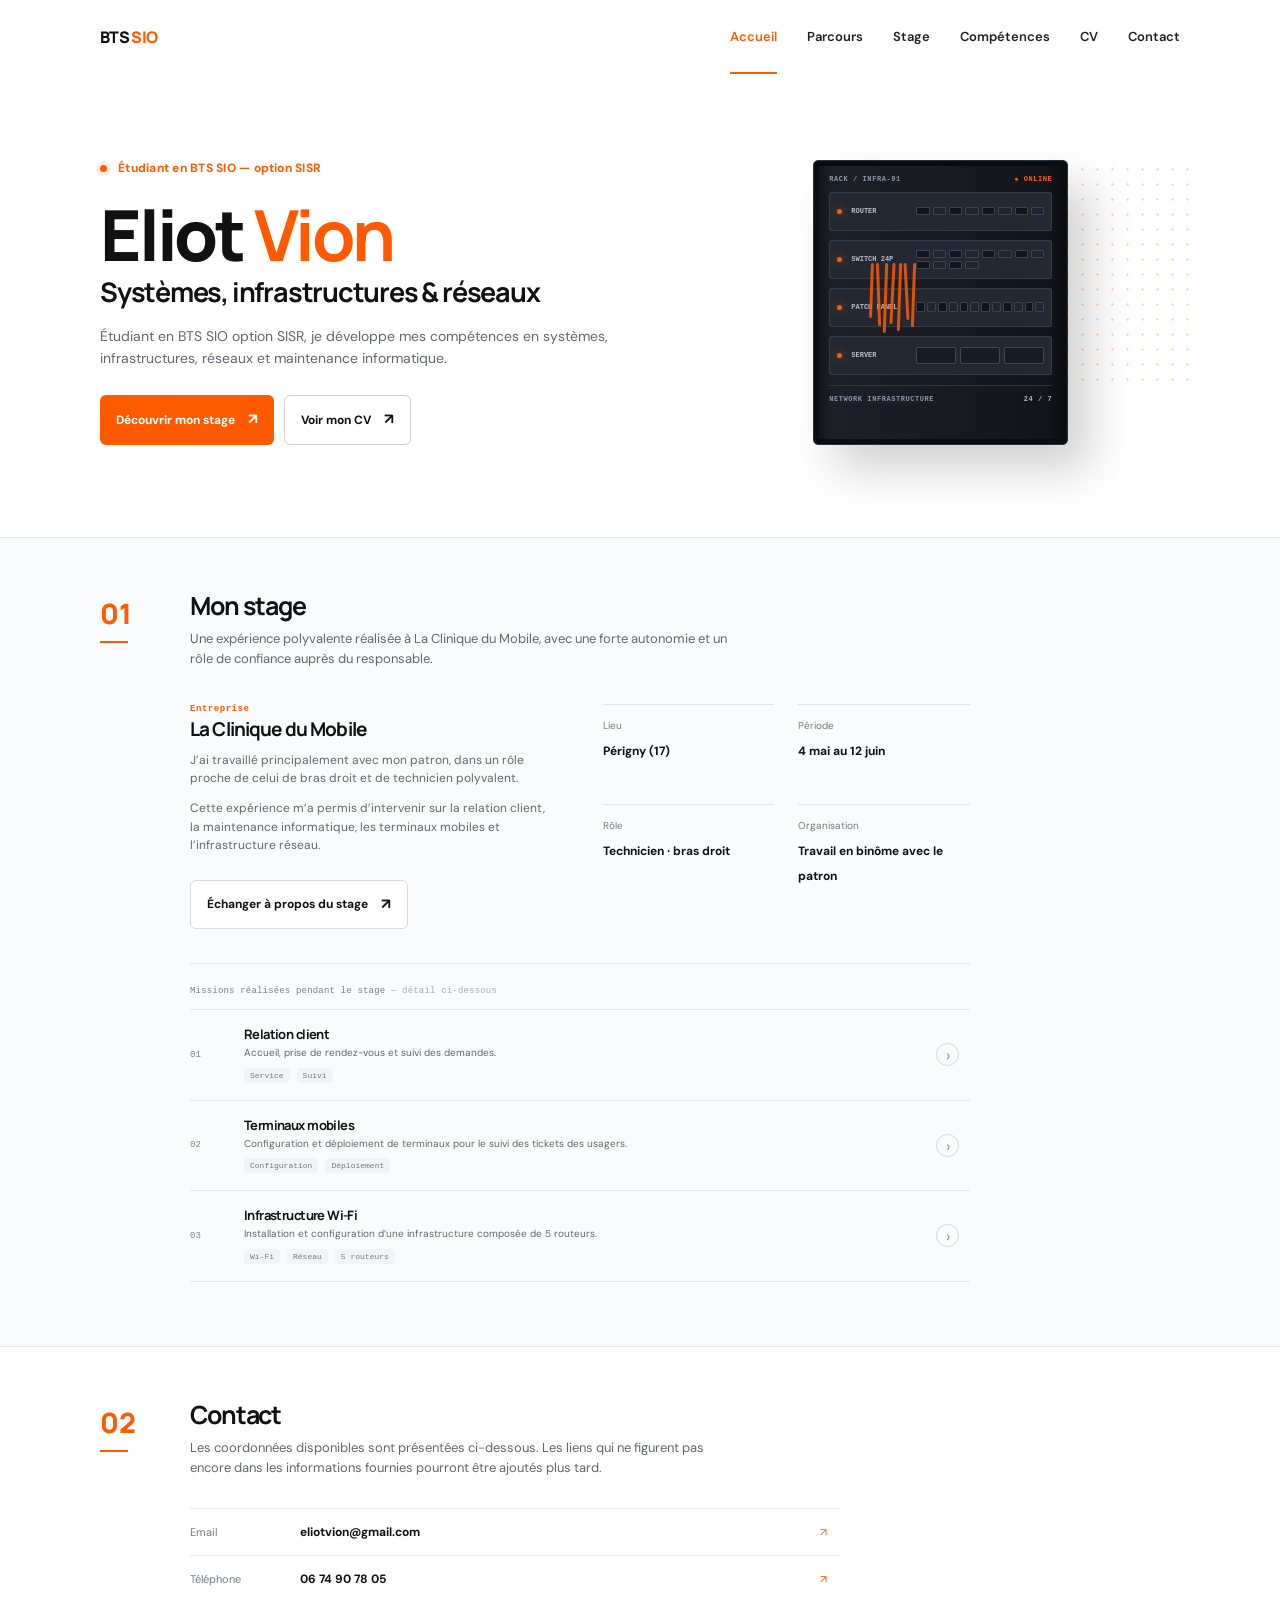
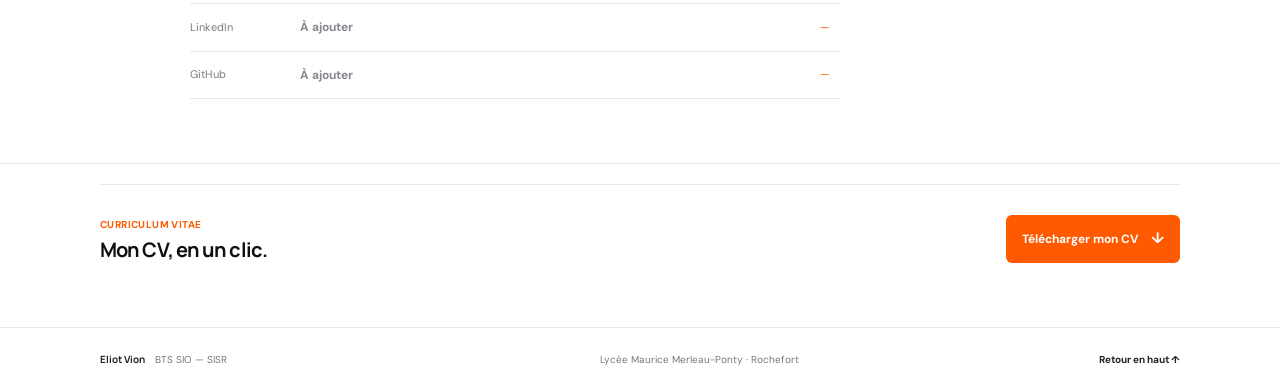
<file: index.html>
<!doctype html>
<html lang="fr">
<head>
  <meta charset="utf-8">
  <meta name="viewport" content="width=device-width, initial-scale=1">
  <meta name="theme-color" content="#ff5a00">
  <meta name="description" content="Portfolio d'Eliot Vion — étudiant en BTS SIO option SISR.">
  <title>Eliot Vion — BTS SIO SISR</title>
  <link rel="stylesheet" href="styles.css">
</head>
<body>
  <header class="site-header" id="accueil">
    <nav class="nav container" aria-label="Navigation principale">
      <a class="brand" href="#accueil">BTS <span>SIO</span></a>
      <button class="menu-toggle" type="button" aria-expanded="false" aria-controls="main-menu">Menu</button>
      <div class="nav-links" id="main-menu">
        <a class="active" href="#accueil">Accueil</a>
        <a href="#parcours">Parcours</a>
        <a href="#stage">Stage</a>
        <a href="#competences">Compétences</a>
        <a href="#cv">CV</a>
        <a href="#contact">Contact</a>
      </div>
    </nav>
  </header>

  <main>
    <section class="hero container reveal">
      <div class="hero-copy">
        <p class="eyebrow"><span></span> Étudiant en BTS SIO — option SISR</p>
        <h1>Eliot <strong>Vion</strong></h1>
        <h2>Systèmes, infrastructures &amp; réseaux</h2>
        <p class="lead">Étudiant en BTS SIO option SISR, je développe mes compétences en systèmes, infrastructures, réseaux et maintenance informatique.</p>
        <div class="hero-actions">
          <a class="btn btn-primary" href="#stage">Découvrir mon stage <span>↗</span></a>
          <a class="btn btn-outline" href="#cv">Voir mon CV <span>↗</span></a>
        </div>
      </div>

      <div class="hero-visual" aria-label="Illustration d’une baie réseau">
        <div class="dot-grid"></div>
        <div class="rack-scene">
          <div class="rack-glow"></div>
          <div class="network-rack">
            <div class="rack-top"><span>RACK / INFRA-01</span><b>● ONLINE</b></div>
            <div class="rack-unit"><span class="led"></span><strong>ROUTER</strong><div class="rack-ports"><i></i><i></i><i></i><i></i><i></i><i></i><i></i><i></i></div></div>
            <div class="rack-unit"><span class="led"></span><strong>SWITCH 24P</strong><div class="rack-ports"><i></i><i></i><i></i><i></i><i></i><i></i><i></i><i></i><i></i><i></i><i></i><i></i></div></div>
            <div class="rack-unit"><span class="led"></span><strong>PATCH PANEL</strong><div class="rack-ports patch"><i></i><i></i><i></i><i></i><i></i><i></i><i></i><i></i><i></i><i></i><i></i><i></i></div></div>
            <div class="rack-cables"><span></span><span></span><span></span><span></span><span></span><span></span><span></span></div>
            <div class="rack-unit lower"><span class="led"></span><strong>SERVER</strong><div class="server-slots"><i></i><i></i><i></i></div></div>
            <div class="rack-foot"><span>NETWORK INFRASTRUCTURE</span><b>24 / 7</b></div>
          </div>
        </div>
      </div>
    </section>

    <section class="section stage-section" id="stage">
      <div class="container section-grid reveal">
        <div class="section-index">01<span></span></div>
        <div class="section-main">
          <div class="intro stage-intro">
            <h2>Mon stage</h2>
            <p>Une expérience polyvalente réalisée à La Clinique du Mobile, avec une forte autonomie et un rôle de confiance auprès du responsable.</p>
          </div>

          <div class="stage-top">
            <div class="stage-copy">
              <p class="label">Entreprise</p>
              <h3>La Clinique du Mobile</h3>
              <p>J’ai travaillé principalement avec mon patron, dans un rôle proche de celui de bras droit et de technicien polyvalent.</p>
              <p>Cette expérience m’a permis d’intervenir sur la relation client, la maintenance informatique, les terminaux mobiles et l’infrastructure réseau.</p>
              <a class="btn btn-small" href="#contact">Échanger à propos du stage <span>↗</span></a>
            </div>

            <div class="stage-info">
              <div><span>Lieu</span><strong>Périgny (17)</strong></div>
              <div><span>Période</span><strong>4 mai au 12 juin</strong></div>
              <div><span>Rôle</span><strong>Technicien · bras droit</strong></div>
              <div><span>Organisation</span><strong>Travail en binôme avec le patron</strong></div>
            </div>
          </div>

          <div class="missions-head">Missions réalisées pendant le stage <span>— détail ci-dessous</span></div>
          <div class="mission-list">
            <a class="mission-row" href="mission.html?id=relation-client">
              <span class="mission-no">01</span>
              <div><h3>Relation client</h3><p>Accueil, prise de rendez-vous et suivi des demandes.</p><div class="mini-tags"><span>Service</span><span>Suivi</span></div></div>
              <span class="arrow">›</span>
            </a>
            </a>
            <a class="mission-row" href="mission.html?id=terminaux-mobiles">
              <span class="mission-no">02</span>
              <div><h3>Terminaux mobiles</h3><p>Configuration et déploiement de terminaux pour le suivi des tickets des usagers.</p><div class="mini-tags"><span>Configuration</span><span>Déploiement</span></div></div>
              <span class="arrow">›</span>
            </a>
            <a class="mission-row" href="mission.html?id=wifi">
              <span class="mission-no">03</span>
              <div><h3>Infrastructure Wi‑Fi</h3><p>Installation et configuration d’une infrastructure composée de 5 routeurs.</p><div class="mini-tags"><span>Wi‑Fi</span><span>Réseau</span><span>5 routeurs</span></div></div>
              <span class="arrow">›</span>
            </a>
          </div>
        </div>
      </div>
    </section>

    <section class="section contact-section" id="contact">
      <div class="container section-grid reveal">
        <div class="section-index">02<span></span></div>
        <div class="section-main">
          <div class="intro"><h2>Contact</h2><p>Les coordonnées disponibles sont présentées ci-dessous. Les liens qui ne figurent pas encore dans les informations fournies pourront être ajoutés plus tard.</p></div>
          <div class="contact-list">
            <a href="mailto:eliotvion@gmail.com"><span>Email</span><strong>eliotvion@gmail.com</strong><i>↗</i></a>
            <a href="tel:+33674907805"><span>Téléphone</span><strong>06 74 90 78 05</strong><i>↗</i></a>
            <div><span>LinkedIn</span><strong>À ajouter</strong><i>—</i></div>
            <div><span>GitHub</span><strong>À ajouter</strong><i>—</i></div>
          </div>
        </div>
      </div>
    </section>

    <section class="section cv-section" id="cv">
      <div class="container cv-card reveal">
        <div><p class="kicker">Curriculum vitae</p><h2>Mon CV, en un clic.</h2></div>
        <a class="btn btn-primary" href="assets/cv-eliot-vion.pdf" download>Télécharger mon CV <span>↓</span></a>
      </div>
    </section>
  </main>

  <footer class="footer">
    <div class="container footer-inner">
      <div><strong>Eliot Vion</strong><span>BTS SIO — SISR</span></div>
      <span>Lycée Maurice Merleau-Ponty · Rochefort</span>
      <a href="#accueil">Retour en haut ↑</a>
    </div>
  </footer>
  <script src="script.js"></script>
</body>
</html>
</file>
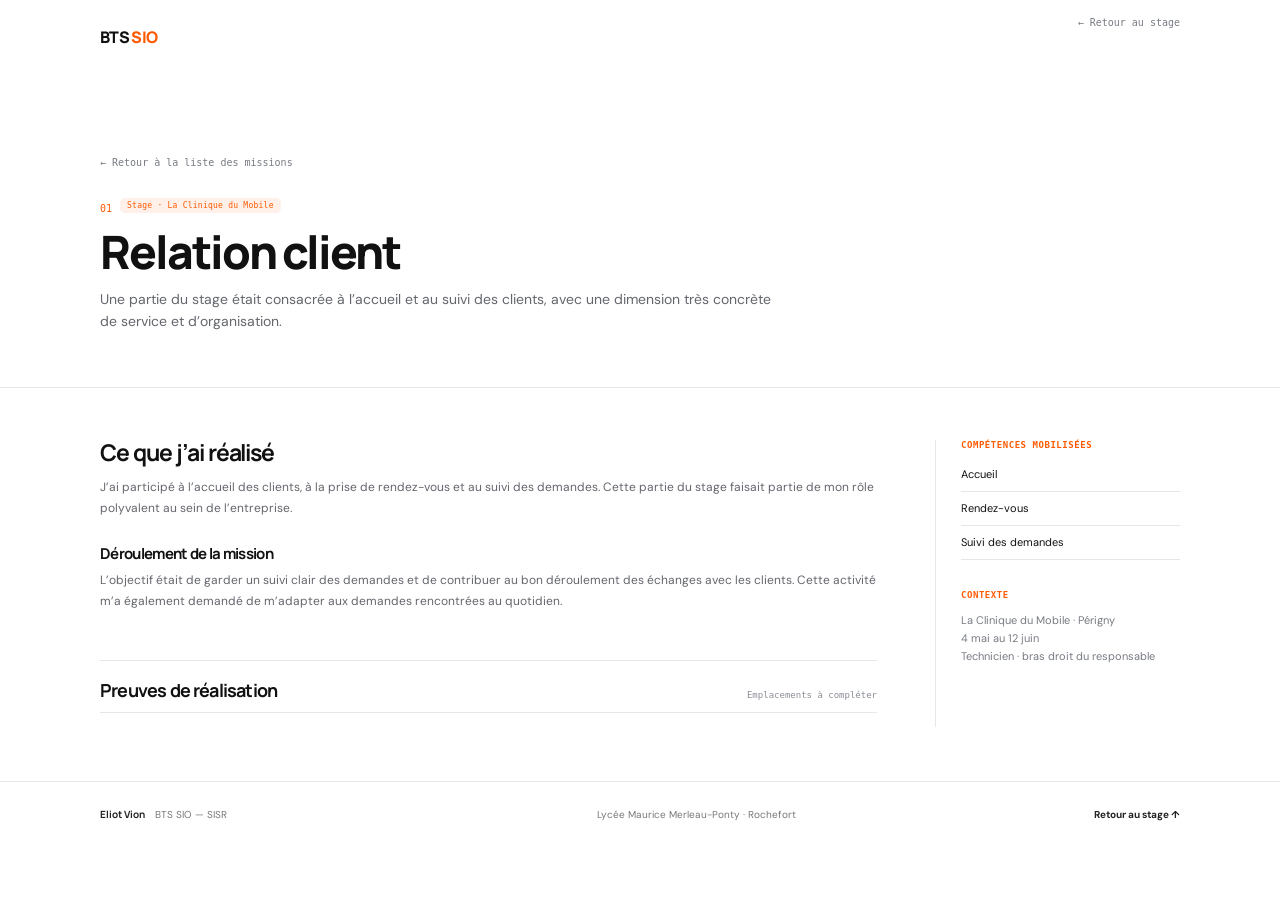
<file: mission.html>
<!doctype html>
<html lang="fr">
<head>
  <meta charset="utf-8">
  <meta name="viewport" content="width=device-width, initial-scale=1">
  <meta name="theme-color" content="#ff5a00">
  <meta name="description" content="Détail d'une mission réalisée pendant le stage d'Eliot Vion.">
  <title>Mission — Eliot Vion</title>
  <link rel="stylesheet" href="styles.css">
</head>
<body class="detail-page">
  <header class="site-header">
    <nav class="nav container" aria-label="Navigation principale">
      <a class="brand" href="index.html#accueil">BTS <span>SIO</span></a>
      <a class="back-link" href="index.html#stage">← Retour au stage</a>
    </nav>
  </header>

  <main id="mission-detail"></main>

  <footer class="footer detail-footer">
    <div class="container footer-inner">
      <div><strong>Eliot Vion</strong><span>BTS SIO — SISR</span></div>
      <span>Lycée Maurice Merleau-Ponty · Rochefort</span>
      <a href="index.html#stage">Retour au stage ↑</a>
    </div>
  </footer>
  <script src="mission.js"></script>
</body>
</html>
</file>
<file: styles.css>
@import url('https://fonts.googleapis.com/css2?family=DM+Sans:wght@400;500;600;700&family=Manrope:wght@600;700;800&display=swap');
:root{--orange:#ff5a00;--orange-dark:#df4900;--ink:#111;--muted:#64666d;--line:#e6e7e8;--soft:#f6f7f8;--green:#159c67;--container:1080px}
*{box-sizing:border-box}html{scroll-behavior:smooth}body{margin:0;background:#fff;color:var(--ink);font-family:'DM Sans',Arial,sans-serif;line-height:1.55}a{text-decoration:none;color:inherit}.container{width:min(calc(100% - 44px),var(--container));margin:auto}.site-header{position:sticky;top:0;z-index:30;background:rgba(255,255,255,.96);border-bottom:1px solid transparent;transition:.25s}.site-header.scrolled{border-color:var(--line);box-shadow:0 5px 18px rgba(0,0,0,.035)}.nav{height:74px;display:flex;align-items:center;justify-content:space-between}.brand{font-family:Manrope;font-weight:800;font-size:16px;letter-spacing:-.04em}.brand span{color:var(--orange)}.nav-links{display:flex;gap:30px;height:100%;align-items:center;font-size:13px;font-weight:600}.nav-links a{height:100%;display:flex;align-items:center;position:relative;color:#202124}.nav-links a:after{content:"";position:absolute;left:0;right:0;bottom:0;height:2px;background:var(--orange);transform:scaleX(0);transition:.2s}.nav-links a:hover,.nav-links a.active{color:var(--orange)}.nav-links a:hover:after,.nav-links a.active:after{transform:scaleX(1)}.menu-toggle{display:none;border:1px solid var(--line);background:#fff;border-radius:6px;padding:7px 10px;font-size:12px;font-weight:700}
.hero{min-height:440px;display:grid;grid-template-columns:1fr .9fr;gap:70px;align-items:center;padding:62px 0 70px}.eyebrow{margin:0;color:var(--orange);font-size:12px;font-weight:700;letter-spacing:.02em}.eyebrow span{display:inline-block;width:7px;height:7px;border-radius:50%;background:var(--orange);margin-right:8px;box-shadow:0 0 0 4px rgba(255,90,0,.1)}h1,h2,h3{font-family:Manrope;line-height:1.08;letter-spacing:-.045em}h1{font-size:clamp(48px,5.5vw,72px);margin:18px 0 5px;font-weight:800}h1 strong{color:var(--orange)}.hero h2{font-size:27px;margin:0 0 20px}.lead{max-width:555px;color:var(--muted);font-size:14px;margin:0 0 26px}.hero-actions{display:flex;gap:10px}.btn{display:inline-flex;align-items:center;justify-content:center;gap:13px;border-radius:6px;padding:12px 16px;font-size:12px;font-weight:700;transition:transform .2s,background .2s,border-color .2s,color .2s}.btn span{font-size:15px}.btn-primary{background:var(--orange);color:#fff}.btn-primary:hover{background:var(--orange-dark);transform:translateY(-1px)}.btn-outline{border:1px solid #cfd2d5}.btn-outline:hover{border-color:var(--orange);color:var(--orange);transform:translateY(-1px)}.btn-small{margin-top:14px;border:1px solid #d6d8da;background:#fff}.btn-small:hover{border-color:var(--orange);color:var(--orange)}
.hero-visual{min-height:300px;position:relative;display:flex;align-items:center;justify-content:center}.dot-grid{position:absolute;width:300px;height:220px;right:-15px;top:25px;background-image:radial-gradient(rgba(255,90,0,.24) 1.2px,transparent 1.2px);background-size:15px 15px;mask-image:linear-gradient(90deg,transparent,black 30%,black)}.network-card{position:relative;width:310px;background:#171a21;color:#fff;border-radius:10px;padding:15px;box-shadow:0 18px 35px rgba(0,0,0,.12);z-index:2}.network-head,.network-foot{display:flex;justify-content:space-between;align-items:center;font:700 8px monospace;letter-spacing:.08em;color:#aab0bd}.network-head b,.network-foot b{color:#20a975;font-size:7px}.switch-line{display:grid;grid-template-columns:repeat(12,1fr);gap:5px;margin-top:15px}.switch-line.second{margin-top:6px}.port{height:22px;border-radius:2px;background:#2b3140}.port.on{background:#1b9d70}.network-foot{margin-top:17px;padding-top:10px;border-top:1px solid #2d3340;letter-spacing:.02em}
.section{border-top:1px solid var(--line);padding:54px 0 64px}.section-grid{display:grid;grid-template-columns:52px 1fr;gap:38px}.section-index{font:800 28px Manrope;color:var(--orange);padding-top:2px}.section-index span{display:block;width:28px;height:2px;background:var(--orange);margin-top:9px}.section-main{max-width:780px}.intro{max-width:550px;margin-bottom:30px}.intro h2{font-size:25px;margin:0 0 10px}.intro p{font-size:13px;color:var(--muted);margin:0}.school-timeline{position:relative;padding-left:45px}.school-timeline:before{content:"";position:absolute;left:7px;top:8px;bottom:17px;width:1px;background:#d9dcdf}.school-item{position:relative;min-height:104px}.school-marker{position:absolute;left:-45px;top:3px;width:16px;height:16px;border:1px solid #cfd2d5;border-radius:50%;background:#fff;display:grid;place-items:center}.school-marker span{width:6px;height:6px;border-radius:50%;background:#c8cbd0}.school-item.current .school-marker{border-color:var(--orange)}.school-item.current .school-marker span{background:var(--orange)}.school-content{padding-bottom:28px}.status{display:inline-block;padding:3px 7px;border-radius:5px;background:#f2f3f4;color:#7a7d83;font:500 8px monospace;letter-spacing:.03em;margin-bottom:5px}.current-status{background:#fff0e9;color:var(--orange)}.school-content h3{font-size:15px;margin:0 0 4px}.school-content p{font-size:12px;font-weight:600;margin:0 0 2px}.school-content small{font-size:11px;color:var(--muted)}
.stage-section{background:#fafbfc}.stage-intro{margin-bottom:35px}.stage-top{display:grid;grid-template-columns:1fr 1fr;gap:45px;padding-bottom:34px;border-bottom:1px solid var(--line)}.stage-copy h3{font-size:19px;margin:5px 0 11px}.stage-copy p:not(.label){font-size:12px;color:var(--muted);margin:0 0 11px}.label{font:700 9px monospace;color:var(--orange);letter-spacing:.06em;margin:0}.stage-info{display:grid;grid-template-columns:1fr 1fr;gap:0 24px}.stage-info div{border-top:1px solid #e1e3e5;padding:13px 0 15px}.stage-info span{display:block;color:#777b82;font-size:10px;margin-bottom:4px}.stage-info strong{font-size:12px}.missions-head{padding:22px 0 13px;font:500 9px monospace;color:#7b7e84;letter-spacing:.02em;border-bottom:1px solid var(--line)}.missions-head span{color:#aaa}.mission-list{border-bottom:1px solid var(--line)}.mission-row{display:grid;grid-template-columns:42px 1fr 34px;gap:12px;align-items:center;padding:17px 0;border-bottom:1px solid var(--line)}.mission-row:last-child{border-bottom:0}.mission-no{font:500 9px monospace;color:#7c8087}.mission-row h3{font-size:13px;margin:0 0 4px}.mission-row p{font-size:10px;color:var(--muted);margin:0}.arrow{width:23px;height:23px;border:1px solid #d2d6da;border-radius:50%;display:grid;place-items:center;color:#8b8f95;font-size:16px}.mini-tags{display:flex;gap:7px;margin-top:7px}.mini-tags span{font:500 8px monospace;color:#73777d;background:#f2f3f4;border-radius:4px;padding:3px 6px}
.skill-list{border-top:1px solid var(--line)}.skill-row{display:grid;grid-template-columns:38px 1fr 250px;align-items:center;gap:15px;padding:16px 0;border-bottom:1px solid var(--line)}.skill-row>span{font:500 9px monospace;color:#888}.skill-row h3{font-size:14px;margin:0}.tags{display:flex;justify-content:flex-end;gap:6px;flex-wrap:wrap}.tags b{font-size:9px;font-weight:600;border:1px solid #dddfe1;border-radius:4px;padding:4px 7px;color:#60636a}.light-section{background:#fafbfc}.placeholder{border:1px dashed #d2d5d8;background:#fff;padding:25px;display:grid;grid-template-columns:48px 1fr;gap:20px;align-items:center}.placeholder-number{width:42px;height:42px;border-radius:50%;background:#fff0e9;color:var(--orange);display:grid;place-items:center;font-size:23px}.placeholder h3{font-size:15px;margin:6px 0}.placeholder p{font-size:11px;color:var(--muted);margin:0}.watch-list{border-top:1px solid var(--line)}.watch-list article{display:grid;grid-template-columns:40px 1fr;gap:12px;padding:18px 0;border-bottom:1px solid var(--line)}.watch-list article>span{font:500 9px monospace;color:var(--orange)}.watch-list h3{font-size:14px;margin:0 0 4px}.watch-list p{font-size:11px;color:var(--muted);margin:0}.contact-list{border-top:1px solid var(--line);max-width:650px}.contact-list a,.contact-list div{display:grid;grid-template-columns:100px 1fr 20px;gap:10px;align-items:center;padding:14px 0;border-bottom:1px solid var(--line);font-size:11px}.contact-list span{color:#777b82}.contact-list strong{font-size:12px}.contact-list i{font-style:normal;color:var(--orange)}.contact-list div{color:#85898f}.cv-section{padding-top:20px}.cv-card{display:flex;align-items:center;justify-content:space-between;border-top:1px solid var(--line);padding-top:30px}.kicker{font-size:10px;color:var(--orange);font-weight:700;text-transform:uppercase;letter-spacing:.04em;margin:0 0 6px}.cv-card h2{font-size:20px;margin:0}.footer{border-top:1px solid var(--line);padding:24px 0}.footer-inner{display:grid;grid-template-columns:1fr 1fr auto;align-items:center;gap:20px;font-size:10px;color:#777}.footer-inner div{display:flex;gap:10px}.footer-inner strong{font-family:Manrope;color:#222}.footer-inner a{color:#222;font-weight:700}.reveal{opacity:0;transform:translateY(14px);transition:opacity .55s ease,transform .55s ease}.reveal.visible{opacity:1;transform:none}
@media(max-width:800px){.nav-links{gap:18px}.hero{grid-template-columns:1fr;gap:20px;padding-top:48px}.hero-visual{min-height:250px}.dot-grid{right:0}.section-grid{grid-template-columns:1fr;gap:16px}.section-index{font-size:20px}.section-index span{margin-top:6px}.stage-top{grid-template-columns:1fr}.skill-row{grid-template-columns:35px 1fr}.tags{grid-column:2;justify-content:flex-start}.footer-inner{grid-template-columns:1fr 1fr}.cv-card{gap:20px}}
@media(max-width:620px){.container{width:min(calc(100% - 30px),var(--container))}.nav{height:64px}.menu-toggle{display:block}.nav-links{display:none;position:absolute;left:15px;right:15px;top:70px;height:auto;background:#fff;border:1px solid var(--line);border-radius:7px;padding:6px;box-shadow:0 12px 30px rgba(0,0,0,.08);flex-direction:column;align-items:stretch;gap:0}.nav-links.open{display:flex}.nav-links a{height:auto;padding:11px 12px}.nav-links a:after{display:none}.hero{padding:45px 0 55px}.hero h1{font-size:52px}.hero h2{font-size:23px}.lead{font-size:13px}.hero-actions{display:grid}.btn{width:100%}.network-card{width:285px}.section{padding:45px 0 54px}.section-main{max-width:none}.school-timeline{padding-left:34px}.school-marker{left:-34px}.school-timeline:before{left:7px}.stage-info{grid-template-columns:1fr}.mission-row{grid-template-columns:30px 1fr 28px}.skill-row{grid-template-columns:30px 1fr}.tags{grid-column:2}.placeholder{grid-template-columns:42px 1fr}.cv-card{flex-direction:column;align-items:flex-start}.footer-inner{grid-template-columns:1fr;gap:8px}}
@media(prefers-reduced-motion:reduce){html{scroll-behavior:auto}.reveal{opacity:1;transform:none;transition:none}.btn{transition:none}}

/* Baie réseau du hero */
.rack-scene{position:relative;width:360px;height:330px;display:grid;place-items:center}.rack-glow{position:absolute;width:300px;height:250px;background:radial-gradient(circle,rgba(255,90,0,.10),transparent 68%);filter:blur(4px)}.network-rack{position:relative;width:255px;min-height:285px;background:linear-gradient(90deg,#101217,#1d2027 8%,#12151b 92%,#090b0f);border:1px solid #2d3139;border-radius:5px;padding:14px 15px 12px;box-shadow:22px 25px 45px rgba(0,0,0,.18),inset 0 0 0 5px #0b0d11;color:#d9dde5;z-index:2}.rack-top,.rack-foot{display:flex;justify-content:space-between;align-items:center;font:700 7px monospace;letter-spacing:.08em;color:#8e96a5}.rack-top b{color:#ff5a00}.rack-unit{height:39px;margin-top:9px;background:#242832;border:1px solid #343a46;border-radius:2px;display:grid;grid-template-columns:7px 58px 1fr;gap:7px;align-items:center;padding:0 7px;box-shadow:inset 0 1px rgba(255,255,255,.04)}.rack-unit strong{font:700 7px monospace;color:#b6bdc9}.led{width:5px;height:5px;border-radius:50%;background:#ff5a00;box-shadow:0 0 8px rgba(255,90,0,.7)}.rack-ports{display:grid;grid-template-columns:repeat(8,1fr);gap:3px}.rack-ports i{height:8px;background:#11151b;border:1px solid #3d444f;border-radius:1px}.rack-ports i:nth-child(2n){background:#202631}.rack-ports.patch{grid-template-columns:repeat(12,1fr);gap:2px}.rack-ports.patch i{height:10px}.rack-cables{position:absolute;left:56px;top:102px;display:flex;gap:4px;z-index:4;pointer-events:none}.rack-cables span{display:block;width:3px;height:55px;background:#ff5a00;border-radius:3px;transform:rotate(2deg);opacity:.85}.rack-cables span:nth-child(2){height:63px;transform:rotate(-2deg)}.rack-cables span:nth-child(3){height:70px}.rack-cables span:nth-child(4){height:61px;transform:rotate(3deg)}.rack-cables span:nth-child(5){height:68px}.rack-cables span:nth-child(6){height:57px;transform:rotate(-3deg)}.rack-cables span:nth-child(7){height:64px}.rack-unit.lower{grid-template-columns:7px 58px 1fr;margin-top:9px}.server-slots{display:grid;grid-template-columns:repeat(3,1fr);gap:4px}.server-slots i{height:17px;border:1px solid #414853;background:#171b22;border-radius:2px}.rack-foot{border-top:1px solid #30353f;margin-top:10px;padding-top:9px}.rack-foot b{color:#aeb5c0}.mission-row{text-decoration:none;color:inherit;transition:background .2s ease,padding-left .2s ease}.mission-row:hover{background:rgba(255,90,0,.035);padding-left:8px}.mission-row:hover .arrow{border-color:var(--orange);color:var(--orange);transform:translateX(2px)}.arrow{transition:transform .2s ease,color .2s ease,border-color .2s ease}

/* Pages de détail des missions */
.detail-page{background:#fff}.detail-hero{padding:74px 0 54px;border-bottom:1px solid var(--line)}.back-link{display:inline-flex;gap:8px;align-items:center;color:#777b82;font:500 10px monospace;text-decoration:none;margin-bottom:30px}.back-link:hover{color:var(--orange)}.detail-meta{display:flex;gap:8px;align-items:center;margin-bottom:10px}.detail-number{font:500 10px monospace;color:var(--orange)}.detail-hero h1{font-size:46px;line-height:1.05;margin:0 0 13px;letter-spacing:-.045em}.detail-hero .lead{max-width:680px;margin:0;color:var(--muted);font-size:14px}.detail-layout{display:grid;grid-template-columns:minmax(0,1fr) 245px;gap:58px;padding-top:52px}.detail-main h2{font-size:23px;margin:0 0 12px}.detail-main h3{font-size:15px;margin:27px 0 8px}.detail-main p{font-size:12px;line-height:1.75;color:var(--muted);margin:0}.detail-side{border-left:1px solid var(--line);padding-left:25px}.detail-side .label{margin-bottom:8px}.detail-side ul{list-style:none;padding:0;margin:0}.detail-side li{font-size:11px;padding:8px 0;border-bottom:1px solid var(--line)}.proofs{margin-top:48px;border-top:1px solid var(--line)}.proof-head{display:flex;justify-content:space-between;gap:20px;align-items:end;padding:20px 0 12px;border-bottom:1px solid var(--line)}.proof-head h2{margin:0;font-size:18px}.proof-head p{margin:0;font:500 9px monospace;color:#8a8e95}.proof-grid{display:grid;grid-template-columns:repeat(2,1fr);gap:12px;padding-top:14px}.proof-card{min-height:145px;border:1px dashed #cfd3d7;background:#fafbfc;display:flex;flex-direction:column;justify-content:center;align-items:center;text-align:center;padding:20px}.proof-card .proof-icon{width:35px;height:35px;border:1px solid #d4d7da;border-radius:50%;display:grid;place-items:center;color:var(--orange);margin-bottom:10px}.proof-card strong{font-size:12px}.proof-card span{font-size:10px;color:#8a8e95;margin-top:5px}.detail-footer{margin-top:54px;padding:25px 0;border-top:1px solid var(--line)}
@media(max-width:800px){.detail-layout{grid-template-columns:1fr;gap:35px}.detail-side{border-left:0;border-top:1px solid var(--line);padding:20px 0 0}.proof-grid{grid-template-columns:1fr}.detail-hero h1{font-size:38px}.rack-scene{transform:scale(.9)}}
@media(max-width:620px){.rack-scene{transform:scale(.78);margin-top:-20px;margin-bottom:-35px}.detail-hero{padding:48px 0 42px}.detail-hero h1{font-size:34px}.detail-layout{padding-top:38px}}
</file>
